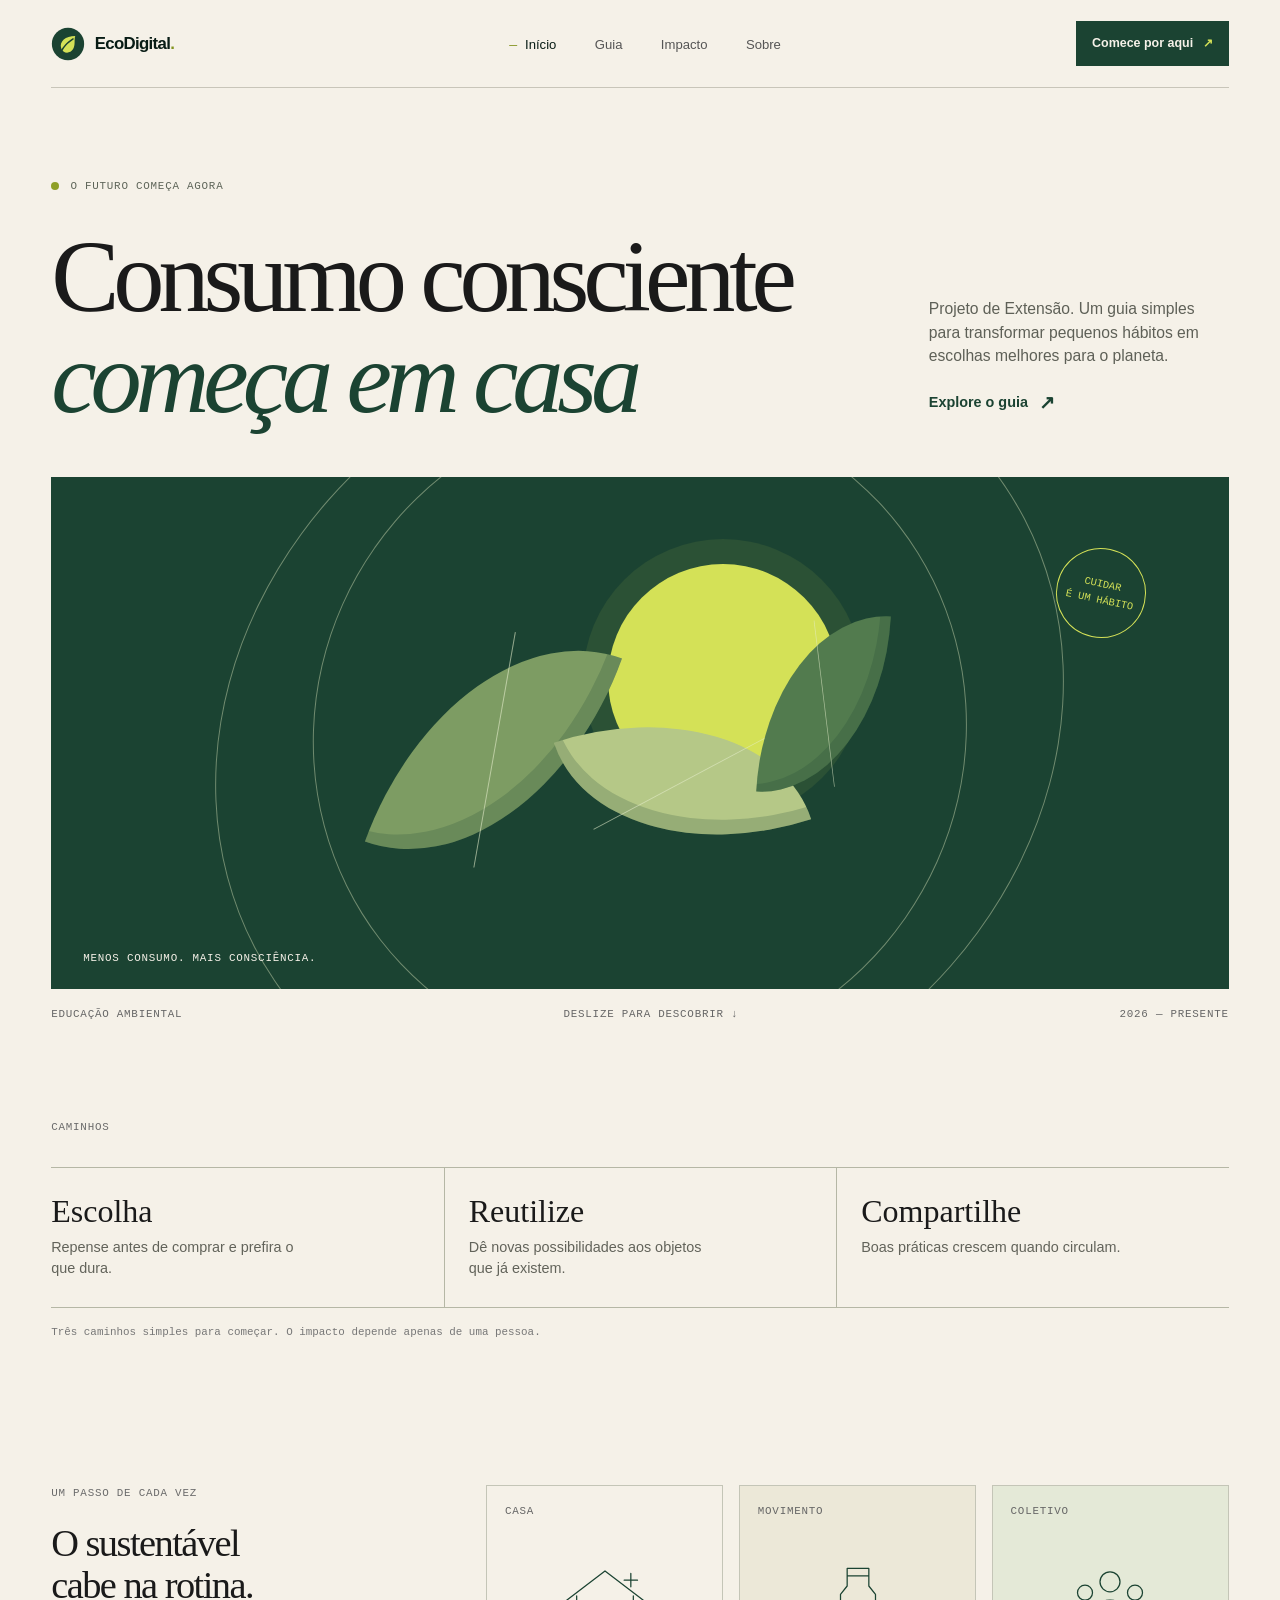
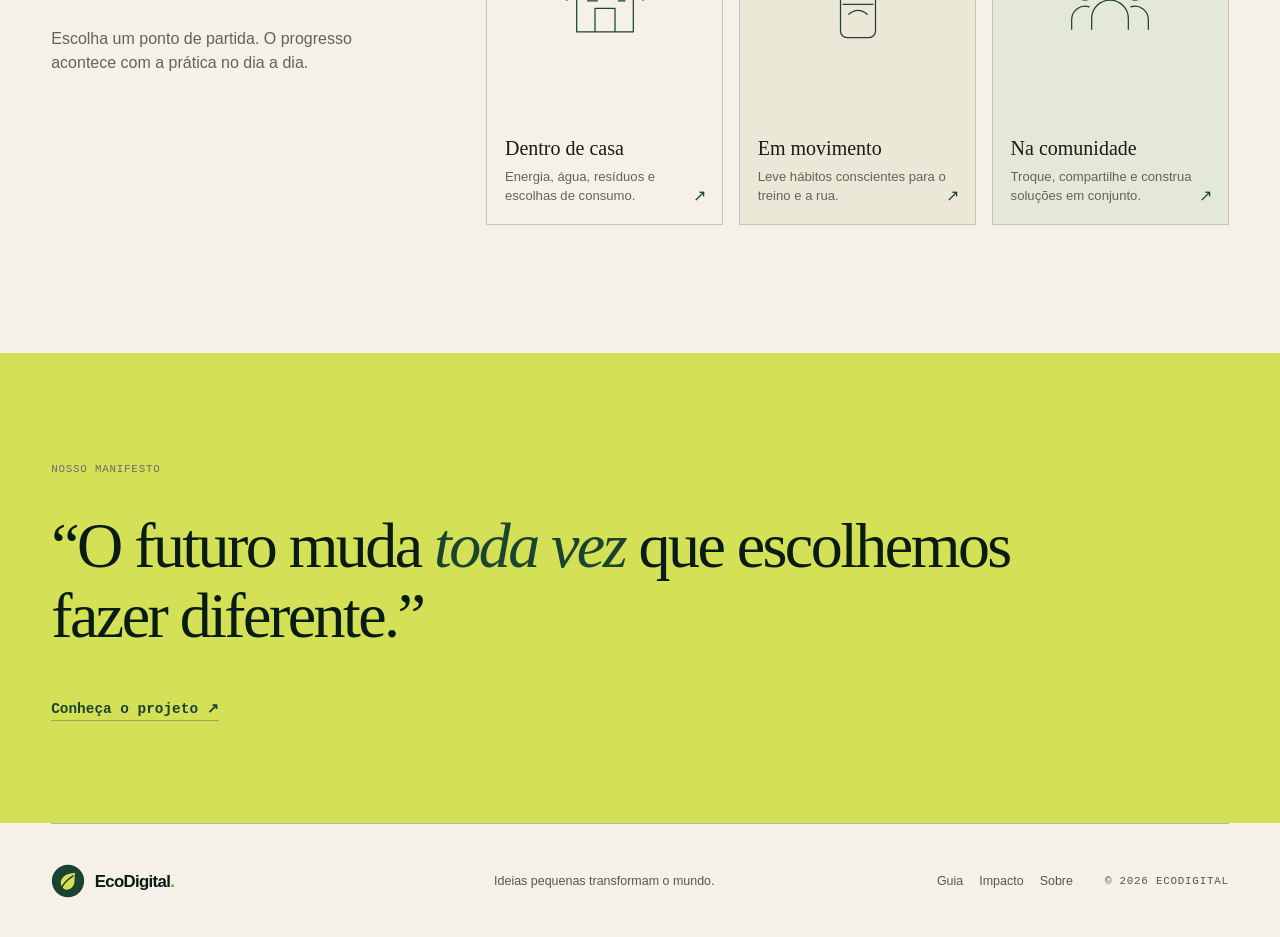
<file: index.html>
<!doctype html><html lang="pt-BR"><head><meta charset="utf-8"/><meta name="viewport" content="width=device-width,initial-scale=1"/><meta name="description" content="Pequenas escolhas para uma rotina mais sustentável."/><title>EcoDigital | Consumo consciente</title><link rel="preconnect" href="https://fonts.googleapis.com"/><link rel="preconnect" href="https://fonts.gstatic.com" crossorigin/><link href="https://fonts.googleapis.com/css2?family=Isometra&family=Work+Sans:ital,wght@0,100..900;1,100..900&display=swap" rel="stylesheet"/><script defer="defer" src="main.js"></script><link href="main.css" rel="stylesheet"></head><body><a class="skip-link" href="#main">Pular para o conteúdo</a><header class="navbar"><a class="navbar__logo" href="index.html"><img src="assets/images/1a9bb0eb73c4fe83840b.svg" alt="" width="34" height="34"/><span>EcoDigital<span class="logo-dot">.</span></span></a><nav class="navbar__nav" id="menu-mobile" aria-label="Navegação principal"><ul><li><a href="index.html" aria-current="page">Início</a></li><li><a href="guia.html">Guia</a></li><li><a href="impacto.html">Impacto</a></li><li><a href="sobre.html">Sobre</a></li></ul></nav><a class="nav-cta" href="guia.html">Comece por aqui <span>↗</span></a><button class="navbar__toggle" aria-expanded="false" aria-controls="menu-mobile" aria-label="Abrir menu"><span></span><span></span></button></header><main id="main"><section class="hero wrap"><div class="eyebrow" data-reveal><span class="eyebrow__dot"></span> O FUTURO COMEÇA AGORA</div><div class="hero__grid"><h1 data-reveal>Consumo consciente<br/><em>começa em casa</em></h1><div class="hero__side" data-reveal><p>Projeto de Extensão. Um guia simples para transformar pequenos hábitos em escolhas melhores para o planeta.</p><a class="link-seta" href="guia.html">Explore o guia <span>↗</span></a></div></div><div class="hero__art" data-reveal><div class="art-orbit orbit-one"></div><div class="art-orbit orbit-two"></div><div class="sun-disc"></div><div class="leaf leaf-one"></div><div class="leaf leaf-two"></div><div class="leaf leaf-three"></div><div class="art-caption"><span>MENOS CONSUMO. MAIS CONSCIÊNCIA.</span></div><span class="hero__stamp">CUIDAR<br/>É UM HÁBITO</span></div><div class="hero__meta"><span>EDUCAÇÃO AMBIENTAL</span><span>DESLIZE PARA DESCOBRIR ↓</span><span>2026 — PRESENTE</span></div></section><section class="metrics wrap" data-reveal><div class="section-kicker">CAMINHOS</div><div class="metrics__grid"><article class="metric"><strong>Escolha</strong><p>Repense antes de comprar e prefira o que dura.</p></article><article class="metric"><strong>Reutilize</strong><p>Dê novas possibilidades aos objetos que já existem.</p></article><article class="metric"><strong>Compartilhe</strong><p>Boas práticas crescem quando circulam.</p></article></div><p class="micro-note">Três caminhos simples para começar. O impacto depende apenas de uma pessoa.</p></section><section class="pathways wrap"><div class="pathways__intro" data-reveal><div class="section-kicker">UM PASSO DE CADA VEZ</div><h2>O sustentável<br/>cabe na rotina.</h2><p>Escolha um ponto de partida. O progresso acontece com a prática no dia a dia.</p></div><div class="pathways__cards" data-reveal-grupo><a class="path-card path-card--home" href="guia.html#casa" style="--i:0"><span class="path-card__num">CASA</span><div class="line-illustration"><svg viewBox="0 0 120 100" aria-hidden="true"><path d="M14 47 60 12l46 35M26 42v43h68V42M48 85V57h24v28M39 48h12M76 48h8M91 15v16M83 23h16"/></svg></div><h3>Dentro de casa</h3><p>Energia, água, resíduos e escolhas de consumo.</p><span class="card-arrow">↗</span></a> <a class="path-card path-card--gym" href="guia.html#academia" style="--i:1"><span class="path-card__num">MOVIMENTO</span><div class="line-illustration"><svg viewBox="0 0 120 100" aria-hidden="true"><path d="M47 18h26v12l8 10v44a8 8 0 0 1-8 8H47a8 8 0 0 1-8-8V40l8-10zM47 18V9h26v9M42 52h36M49 64c7-6 15-6 22 0"/></svg></div><h3>Em movimento</h3><p>Leve hábitos conscientes para o treino e a rua.</p><span class="card-arrow">↗</span></a> <a class="path-card path-card--community" href="guia.html#comunidade" style="--i:2"><span class="path-card__num">COLETIVO</span><div class="line-illustration"><svg viewBox="0 0 120 100" aria-hidden="true"><circle cx="60" cy="25" r="12"/><circle cx="30" cy="38" r="9"/><circle cx="90" cy="38" r="9"/><path d="M38 82V69a22 22 0 0 1 44 0v13M14 82V70a16 16 0 0 1 21-15M106 82V70a16 16 0 0 0-21-15"/></svg></div><h3>Na comunidade</h3><p>Troque, compartilhe e construa soluções em conjunto.</p><span class="card-arrow">↗</span></a></div></section><section class="manifesto" data-reveal><div class="manifesto__inner wrap"><span class="section-kicker">NOSSO MANIFESTO</span><p>“O futuro muda <em>toda vez</em> que escolhemos fazer diferente.”</p><div class="manifesto__bottom"><a href="sobre.html" class="link-seta">Conheça o projeto ↗</a></div></div></section></main><footer class="footer wrap"><a class="navbar__logo" href="index.html"><img src="assets/images/1a9bb0eb73c4fe83840b.svg" alt="" width="30" height="30"/><span>EcoDigital<span class="logo-dot">.</span></span></a><p>Ideias pequenas transformam o mundo.</p><div class="footer__links"><a href="guia.html">Guia</a><a href="impacto.html">Impacto</a><a href="sobre.html">Sobre</a></div><span class="footer__copy">© 2026 ECODIGITAL</span></footer></body></html>
</file>
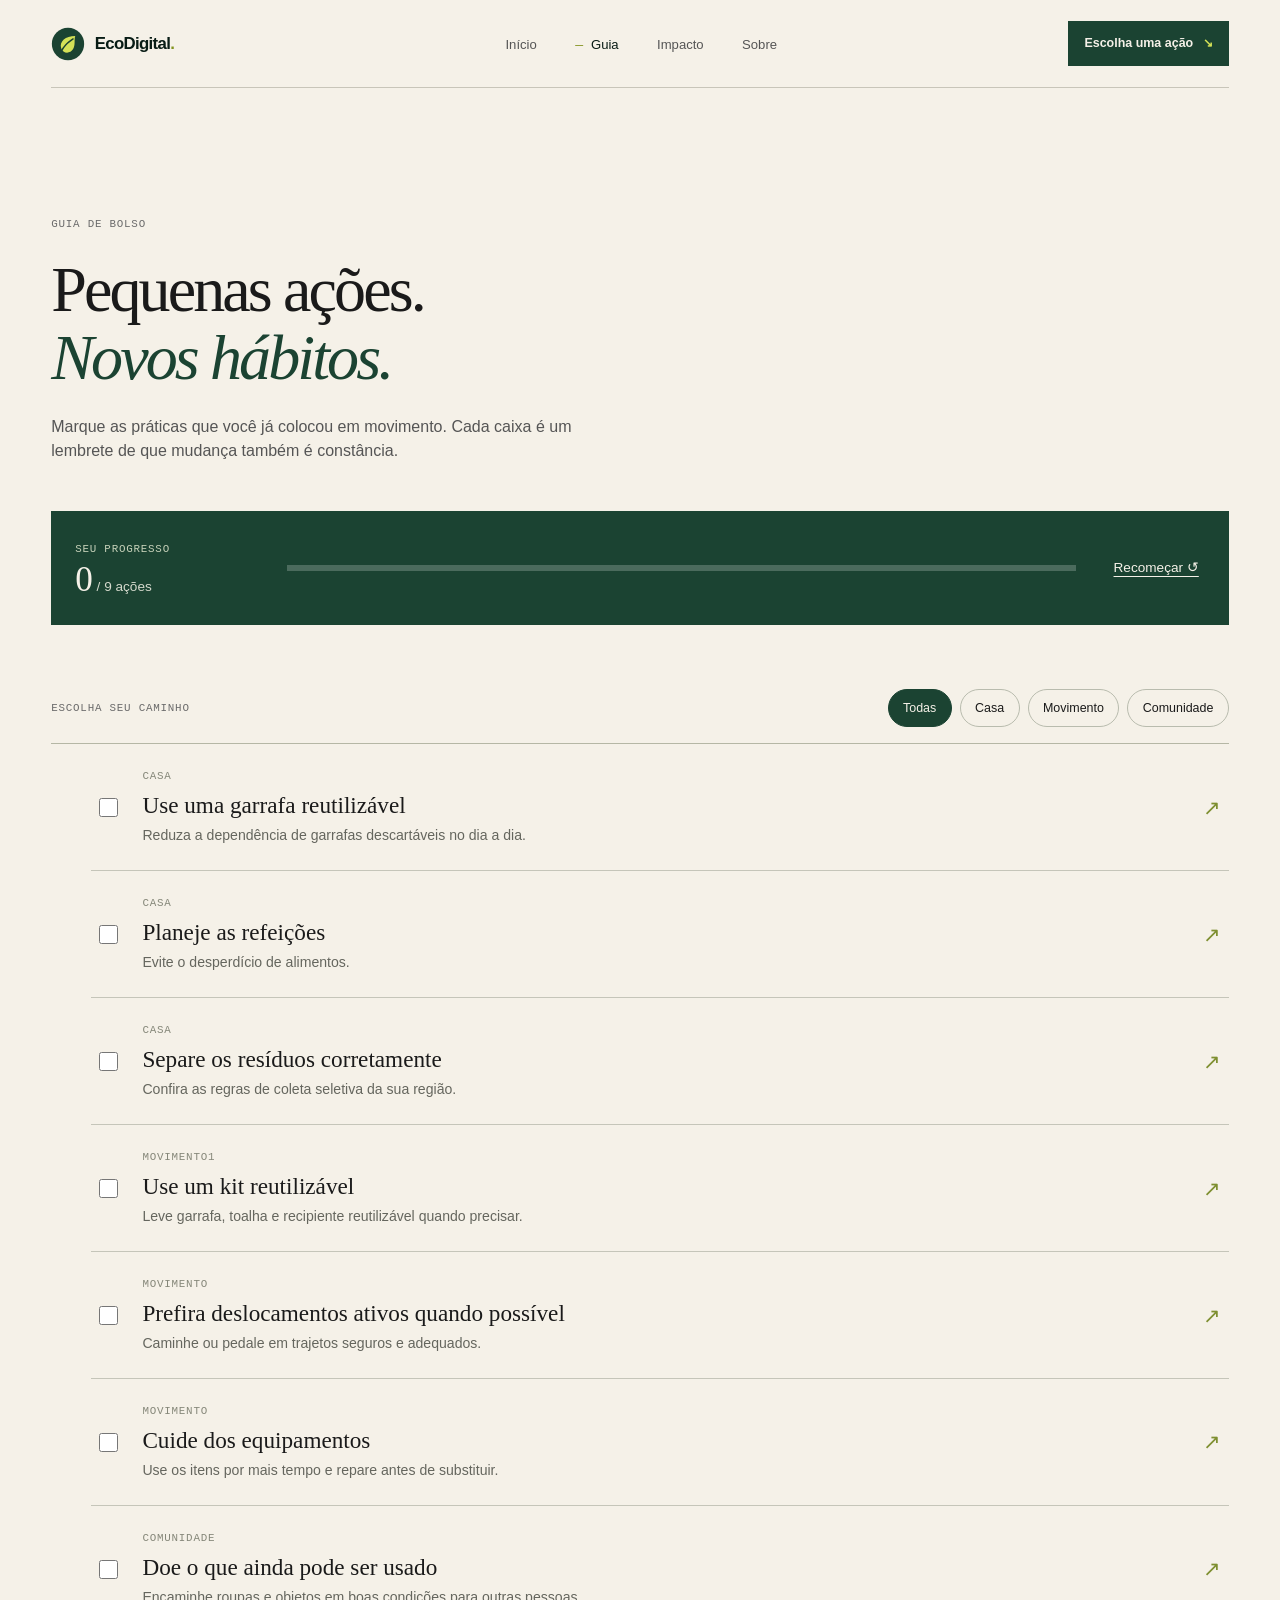
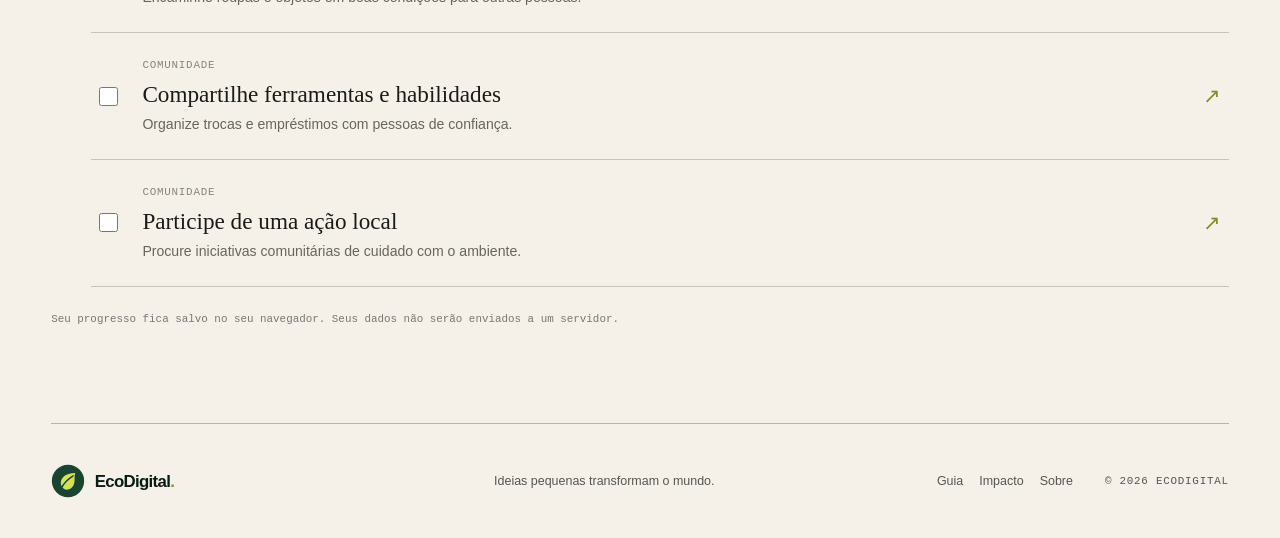
<file: guia.html>
<!doctype html><html lang="pt-BR"><head><meta charset="utf-8"/><meta name="viewport" content="width=device-width,initial-scale=1"/><meta name="description" content="Ações simples para uma rotina mais sustentável."/><title>Guia Sustentável — EcoDigital</title><link rel="preconnect" href="https://fonts.googleapis.com"/><link rel="preconnect" href="https://fonts.gstatic.com" crossorigin/><link href="https://fonts.googleapis.com/css2?family=Isometra&family=Work+Sans:ital,wght@0,100..900;1,100..900&display=swap" rel="stylesheet"/><script defer="defer" src="main.js"></script><link href="main.css" rel="stylesheet"></head><body><a class="skip-link" href="#main">Pular para o conteúdo</a><header class="navbar"><a class="navbar__logo" href="index.html"><img src="assets/images/1a9bb0eb73c4fe83840b.svg" alt="" width="34" height="34"/><span>EcoDigital<span class="logo-dot">.</span></span></a><nav class="navbar__nav" id="menu-mobile" aria-label="Navegação principal"><ul><li><a href="index.html">Início</a></li><li><a href="guia.html" aria-current="page">Guia</a></li><li><a href="impacto.html">Impacto</a></li><li><a href="sobre.html">Sobre</a></li></ul></nav><a class="nav-cta" href="#acoes">Escolha uma ação <span>↘</span></a><button class="navbar__toggle" aria-expanded="false" aria-controls="menu-mobile" aria-label="Abrir menu"><span></span><span></span></button></header><main id="main" class="wrap page-guide"><section class="page-heading" data-reveal><div class="section-kicker">GUIA DE BOLSO</div><h1>Pequenas ações.<br/><em>Novos hábitos.</em></h1><p>Marque as práticas que você já colocou em movimento. Cada caixa é um lembrete de que mudança também é constância.</p></section><section class="progress-panel" aria-label="Seu progresso" data-reveal><div><span class="section-kicker">SEU PROGRESSO</span><strong><span id="progresso-numero">0</span><small> / <span id="total-acoes">9</span> ações</small></strong></div><div class="progress-track" role="progressbar" aria-label="Ações concluídas" aria-valuemin="0" aria-valuemax="9" aria-valuenow="0" id="progressbar"><span id="progress-fill"></span></div><button id="limpar-progresso" class="text-button" type="button">Recomeçar ↺</button></section><div class="guide-tools" id="acoes"><div class="section-kicker">ESCOLHA SEU CAMINHO</div><div class="filtros" role="group" aria-label="Filtrar ações por categoria"><button type="button" data-categoria="todas" aria-pressed="true">Todas</button><button type="button" data-categoria="casa" aria-pressed="false">Casa</button><button type="button" data-categoria="academia" aria-pressed="false">Movimento</button><button type="button" data-categoria="comunidade" aria-pressed="false">Comunidade</button></div></div><ul class="acoes" id="lista-acoes"><li class="acao" data-categoria="casa"><input type="checkbox" id="acao-1"/><label for="acao-1"><span class="acao__meta">CASA</span><span class="acao__titulo">Use uma garrafa reutilizável</span><span class="acao__desc">Reduza a dependência de garrafas descartáveis no dia a dia.</span></label><span class="acao__symbol" aria-hidden="true">↗</span></li><li class="acao" data-categoria="casa"><input type="checkbox" id="acao-2"/><label for="acao-2"><span class="acao__meta">CASA</span><span class="acao__titulo">Planeje as refeições</span><span class="acao__desc">Evite o desperdício de alimentos.</span></label><span class="acao__symbol" aria-hidden="true">↗</span></li><li class="acao" data-categoria="casa"><input type="checkbox" id="acao-3"/><label for="acao-3"><span class="acao__meta">CASA</span><span class="acao__titulo">Separe os resíduos corretamente</span><span class="acao__desc">Confira as regras de coleta seletiva da sua região.</span></label><span class="acao__symbol" aria-hidden="true">↗</span></li><li class="acao" data-categoria="academia"><input type="checkbox" id="acao-4"/><label for="acao-4"><span class="acao__meta">MOVIMENTO1</span><span class="acao__titulo">Use um kit reutilizável</span><span class="acao__desc">Leve garrafa, toalha e recipiente reutilizável quando precisar.</span></label><span class="acao__symbol" aria-hidden="true">↗</span></li><li class="acao" data-categoria="academia"><input type="checkbox" id="acao-5"/><label for="acao-5"><span class="acao__meta">MOVIMENTO</span><span class="acao__titulo">Prefira deslocamentos ativos quando possível</span><span class="acao__desc">Caminhe ou pedale em trajetos seguros e adequados.</span></label><span class="acao__symbol" aria-hidden="true">↗</span></li><li class="acao" data-categoria="academia"><input type="checkbox" id="acao-6"/><label for="acao-6"><span class="acao__meta">MOVIMENTO</span><span class="acao__titulo">Cuide dos equipamentos</span><span class="acao__desc">Use os itens por mais tempo e repare antes de substituir.</span></label><span class="acao__symbol" aria-hidden="true">↗</span></li><li class="acao" data-categoria="comunidade"><input type="checkbox" id="acao-7"/><label for="acao-7"><span class="acao__meta">COMUNIDADE</span><span class="acao__titulo">Doe o que ainda pode ser usado</span><span class="acao__desc">Encaminhe roupas e objetos em boas condições para outras pessoas.</span></label><span class="acao__symbol" aria-hidden="true">↗</span></li><li class="acao" data-categoria="comunidade"><input type="checkbox" id="acao-8"/><label for="acao-8"><span class="acao__meta">COMUNIDADE</span><span class="acao__titulo">Compartilhe ferramentas e habilidades</span><span class="acao__desc">Organize trocas e empréstimos com pessoas de confiança.</span></label><span class="acao__symbol" aria-hidden="true">↗</span></li><li class="acao" data-categoria="comunidade"><input type="checkbox" id="acao-9"/><label for="acao-9"><span class="acao__meta">COMUNIDADE</span><span class="acao__titulo">Participe de uma ação local</span><span class="acao__desc">Procure iniciativas comunitárias de cuidado com o ambiente.</span></label><span class="acao__symbol" aria-hidden="true">↗</span></li></ul><p class="guide-footnote">Seu progresso fica salvo no seu navegador. Seus dados não serão enviados a um servidor.</p></main><footer class="footer wrap"><a class="navbar__logo" href="index.html"><img src="assets/images/1a9bb0eb73c4fe83840b.svg" alt="" width="30" height="30"/><span>EcoDigital<span class="logo-dot">.</span></span></a><p>Ideias pequenas transformam o mundo.</p><div class="footer__links"><a href="guia.html">Guia</a><a href="impacto.html">Impacto</a><a href="sobre.html">Sobre</a></div><span class="footer__copy">© 2026 ECODIGITAL</span></footer></body></html>
</file>
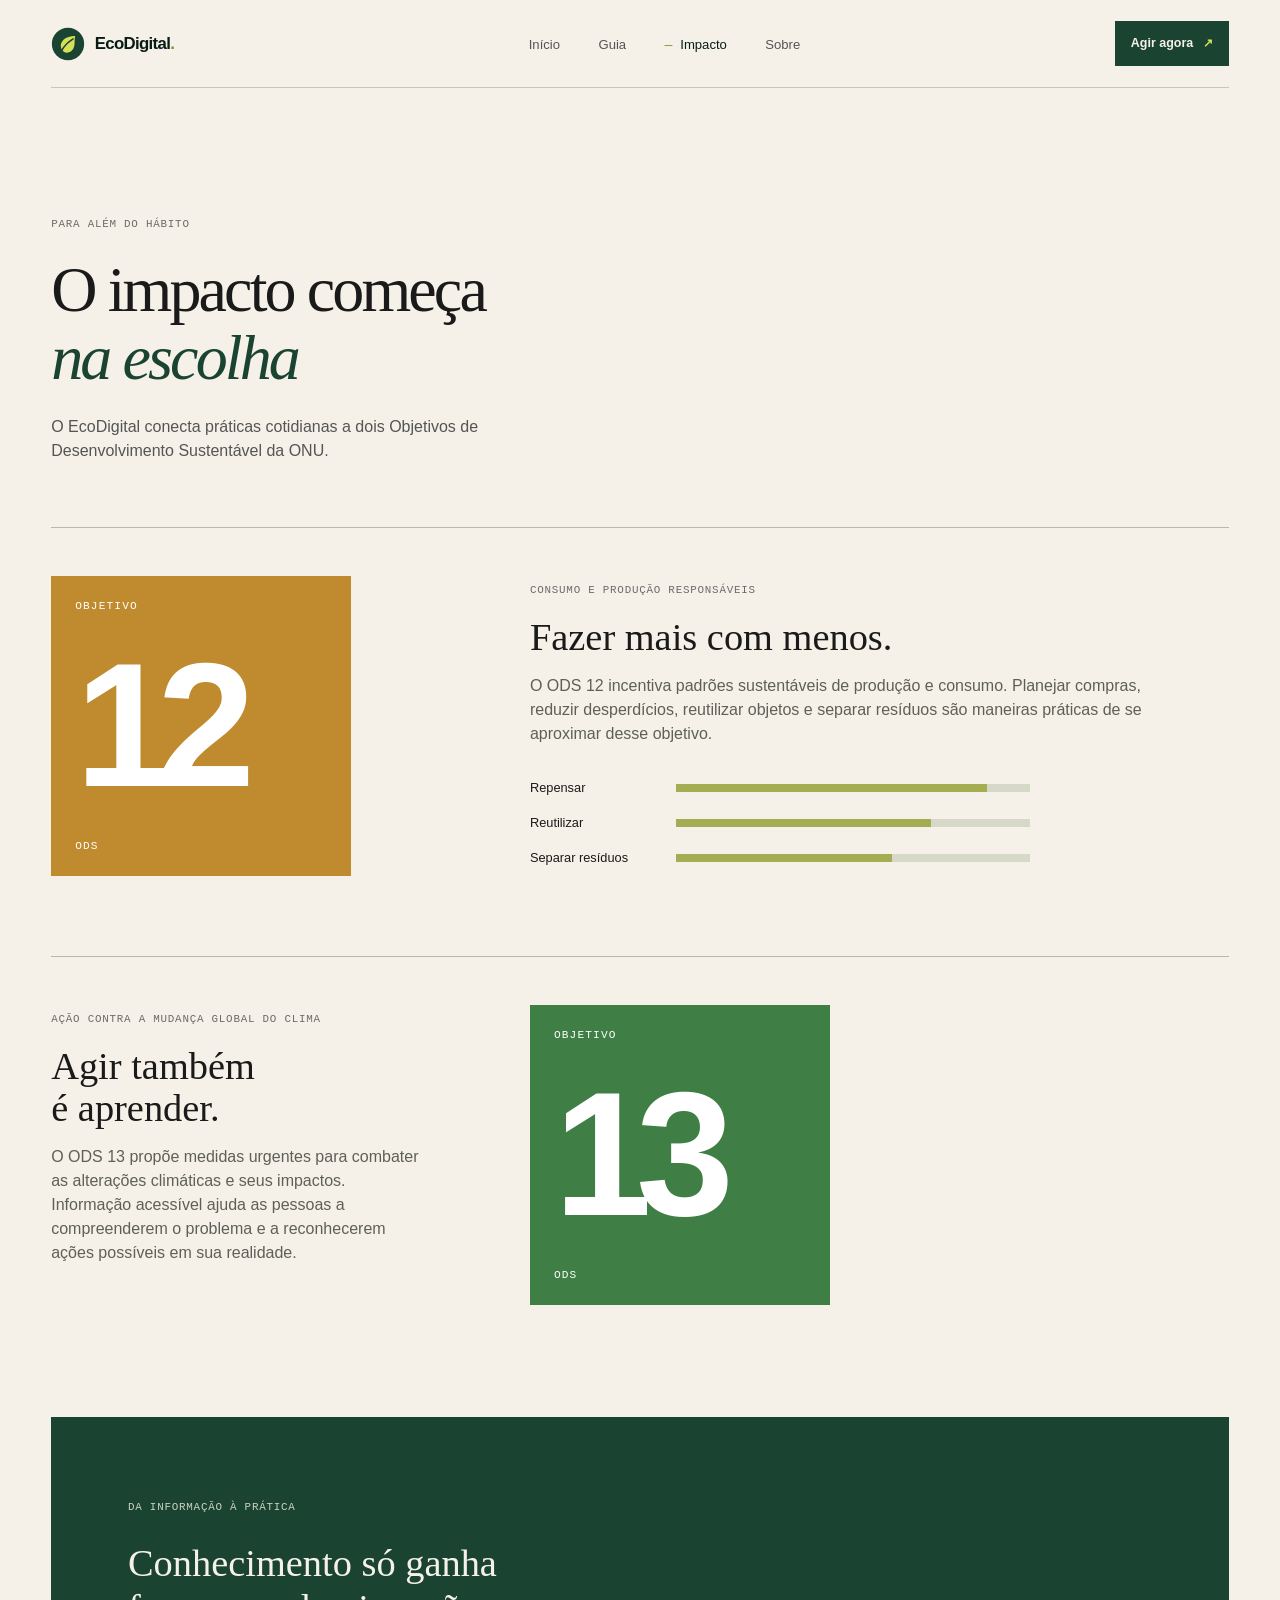
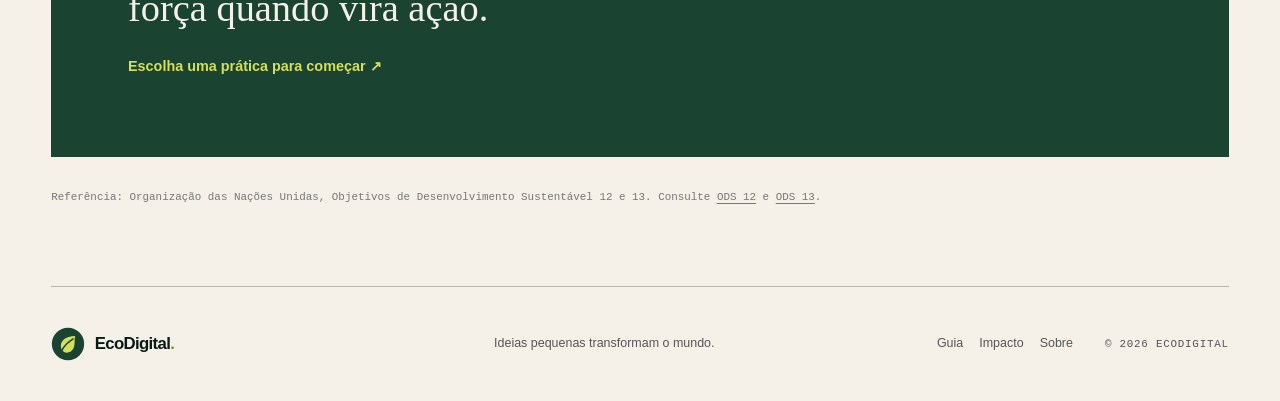
<file: impacto.html>
<!doctype html><html lang="pt-BR"><head><meta charset="utf-8"/><meta name="viewport" content="width=device-width,initial-scale=1"/><meta name="description" content="Conheça os Objetivos de Desenvolvimento Sustentável relacionados ao projeto EcoDigital."/><title>Impacto — EcoDigital</title><link rel="preconnect" href="https://fonts.googleapis.com"/><link rel="preconnect" href="https://fonts.gstatic.com" crossorigin/><link href="https://fonts.googleapis.com/css2?family=Isometra&family=Work+Sans:ital,wght@0,100..900;1,100..900&display=swap" rel="stylesheet"/><script defer="defer" src="main.js"></script><link href="main.css" rel="stylesheet"></head><body><a class="skip-link" href="#main">Pular para o conteúdo</a><header class="navbar"><a class="navbar__logo" href="index.html"><img src="assets/images/1a9bb0eb73c4fe83840b.svg" alt="" width="34" height="34"/><span>EcoDigital<span class="logo-dot">.</span></span></a><nav class="navbar__nav" id="menu-mobile" aria-label="Navegação principal"><ul><li><a href="index.html">Início</a></li><li><a href="guia.html">Guia</a></li><li><a href="impacto.html" aria-current="page">Impacto</a></li><li><a href="sobre.html">Sobre</a></li></ul></nav><a class="nav-cta" href="guia.html">Agir agora <span>↗</span></a><button class="navbar__toggle" aria-expanded="false" aria-controls="menu-mobile" aria-label="Abrir menu"><span></span><span></span></button></header><main id="main" class="wrap impact-page"><section class="page-heading" data-reveal><div class="section-kicker">PARA ALÉM DO HÁBITO</div><h1>O impacto começa<br/><em>na escolha</em></h1><p>O EcoDigital conecta práticas cotidianas a dois Objetivos de Desenvolvimento Sustentável da ONU.</p></section><section class="ods-row" data-reveal><div class="ods-number ods-12"><span>OBJETIVO</span><strong>12</strong><small>ODS</small></div><div class="ods-content"><span class="section-kicker">CONSUMO E PRODUÇÃO RESPONSÁVEIS</span><h2>Fazer mais com menos.</h2><p>O ODS 12 incentiva padrões sustentáveis de produção e consumo. Planejar compras, reduzir desperdícios, reutilizar objetos e separar resíduos são maneiras práticas de se aproximar desse objetivo.</p><div class="mini-bars" aria-label="Exemplos de práticas relacionadas ao consumo responsável"><div><span>Repensar</span><i style="--bar:88%"></i></div><div><span>Reutilizar</span><i style="--bar:72%"></i></div><div><span>Separar resíduos</span><i style="--bar:61%"></i></div></div></div></section><section class="ods-row ods-row--reverse" data-reveal><div class="ods-number ods-13"><span>OBJETIVO</span><strong>13</strong><small>ODS</small></div><div class="ods-content"><span class="section-kicker">AÇÃO CONTRA A MUDANÇA GLOBAL DO CLIMA</span><h2>Agir também é aprender.</h2><p>O ODS 13 propõe medidas urgentes para combater as alterações climáticas e seus impactos. Informação acessível ajuda as pessoas a compreenderem o problema e a reconhecerem ações possíveis em sua realidade.</p></div></section><section class="impact-callout" data-reveal><span class="section-kicker">DA INFORMAÇÃO À PRÁTICA</span><h2>Conhecimento só ganha força quando vira ação.</h2><a class="link-seta" href="guia.html">Escolha uma prática para começar ↗</a></section><p class="source-note">Referência: Organização das Nações Unidas, Objetivos de Desenvolvimento Sustentável 12 e 13. Consulte <a href="https://sdgs.un.org/goals/goal12" target="_blank" rel="noreferrer">ODS 12</a> e <a href="https://sdgs.un.org/goals/goal13" target="_blank" rel="noreferrer">ODS 13</a>.</p></main><footer class="footer wrap"><a class="navbar__logo" href="index.html"><img src="assets/images/1a9bb0eb73c4fe83840b.svg" alt="" width="30" height="30"/><span>EcoDigital<span class="logo-dot">.</span></span></a><p>Ideias pequenas transformam o mundo.</p><div class="footer__links"><a href="guia.html">Guia</a><a href="impacto.html">Impacto</a><a href="sobre.html">Sobre</a></div><span class="footer__copy">© 2026 ECODIGITAL</span></footer></body></html>
</file>
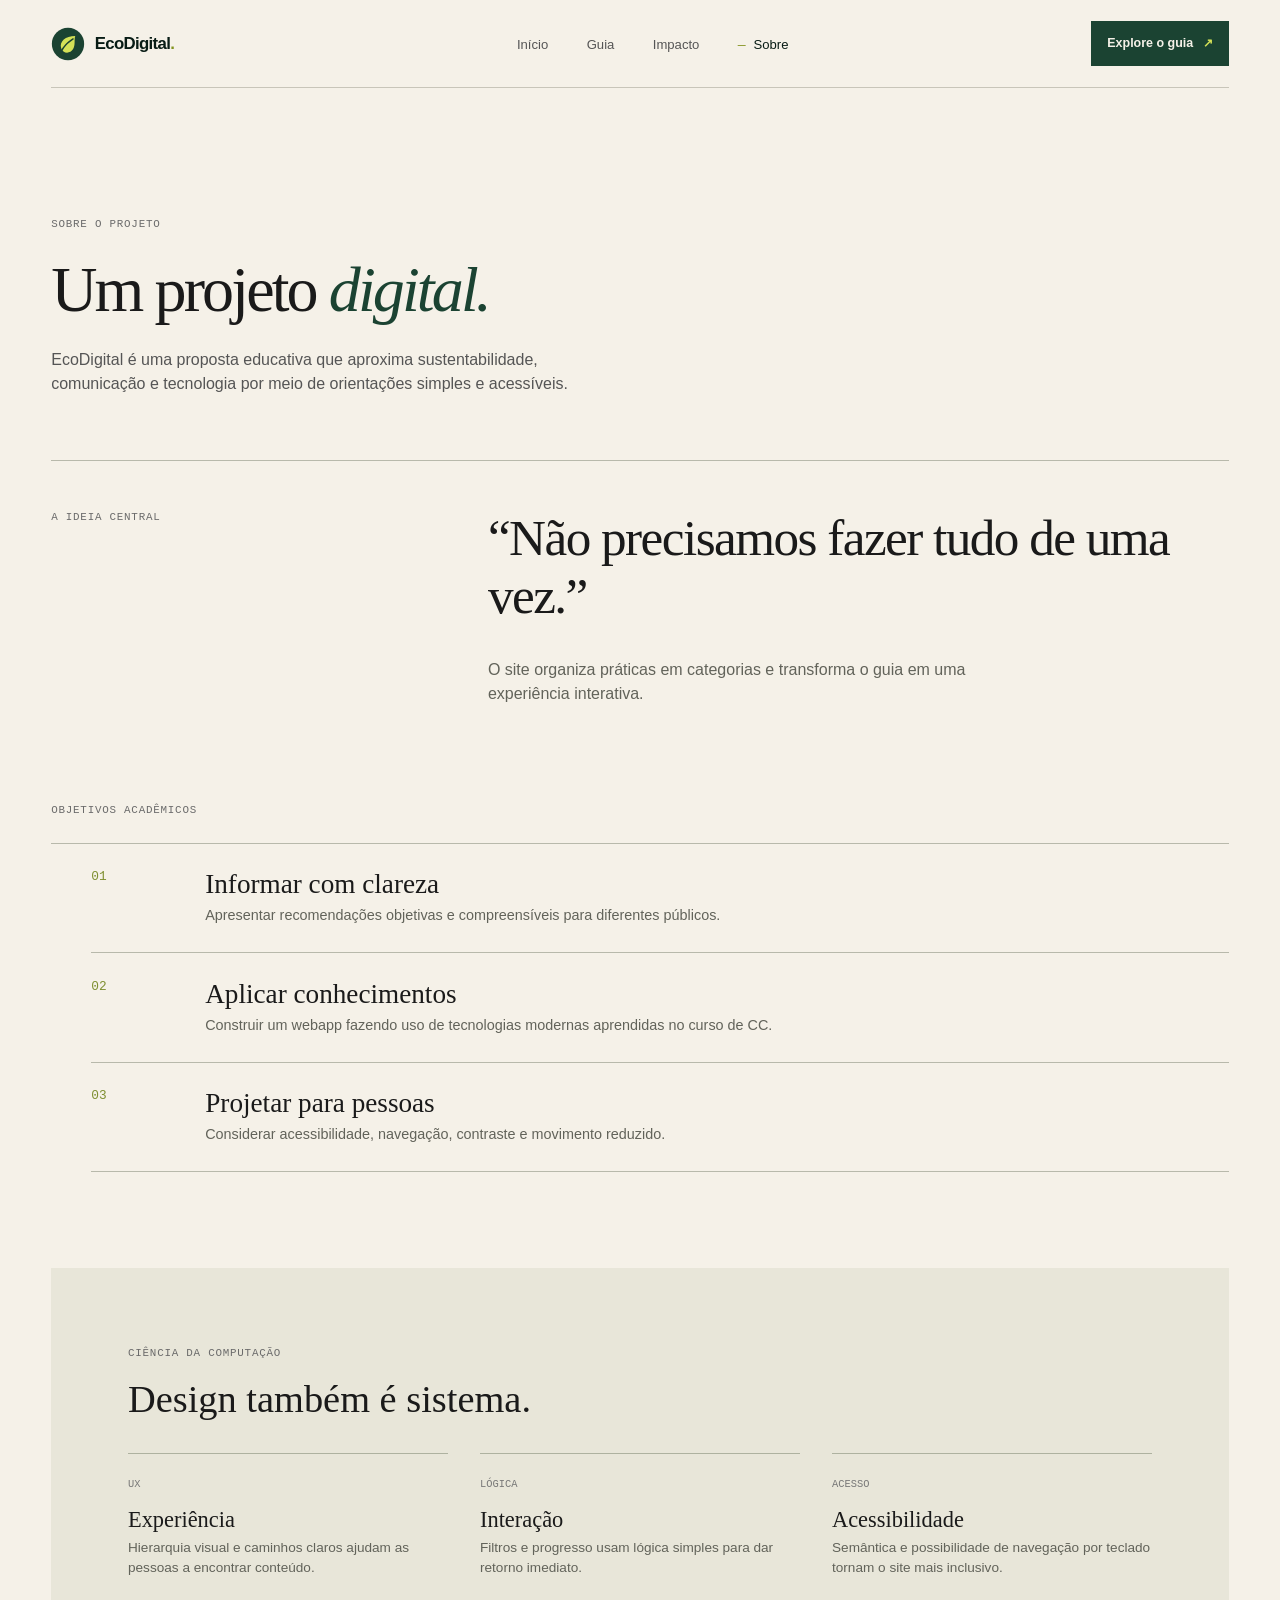
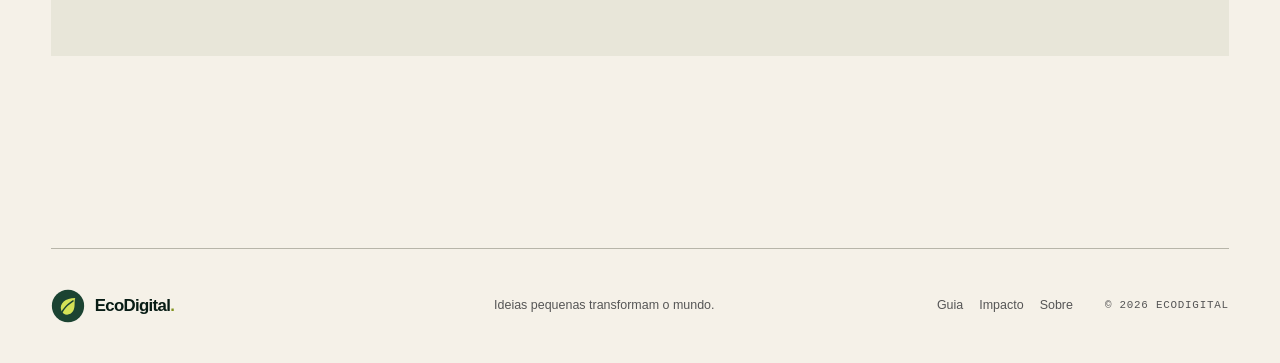
<file: sobre.html>
<!doctype html><html lang="pt-BR"><head><meta charset="utf-8"/><meta name="viewport" content="width=device-width,initial-scale=1"/><meta name="description" content="Conheça a proposta e os objetivos acadêmicos do EcoDigital."/><title>Sobre o projeto — EcoDigital</title><link rel="preconnect" href="https://fonts.googleapis.com"/><link rel="preconnect" href="https://fonts.gstatic.com" crossorigin/><link href="https://fonts.googleapis.com/css2?family=Isometra&family=Work+Sans:ital,wght@0,100..900;1,100..900&display=swap" rel="stylesheet"/><script defer="defer" src="main.js"></script><link href="main.css" rel="stylesheet"></head><body><a class="skip-link" href="#main">Pular para o conteúdo</a><header class="navbar"><a class="navbar__logo" href="index.html"><img src="assets/images/1a9bb0eb73c4fe83840b.svg" alt="" width="34" height="34"/><span>EcoDigital<span class="logo-dot">.</span></span></a><nav class="navbar__nav" id="menu-mobile" aria-label="Navegação principal"><ul><li><a href="index.html">Início</a></li><li><a href="guia.html">Guia</a></li><li><a href="impacto.html">Impacto</a></li><li><a href="sobre.html" aria-current="page">Sobre</a></li></ul></nav><a class="nav-cta" href="guia.html">Explore o guia <span>↗</span></a><button class="navbar__toggle" aria-expanded="false" aria-controls="menu-mobile" aria-label="Abrir menu"><span></span><span></span></button></header><main id="main" class="wrap about-page"><section class="page-heading" data-reveal><div class="section-kicker">SOBRE O PROJETO</div><h1>Um projeto <em>digital.</em></h1><p>EcoDigital é uma proposta educativa que aproxima sustentabilidade, comunicação e tecnologia por meio de orientações simples e acessíveis.</p></section><section class="about-intro" data-reveal><span class="section-kicker">A IDEIA CENTRAL</span><blockquote>“Não precisamos fazer tudo de uma vez.”</blockquote><p>O site organiza práticas em categorias e transforma o guia em uma experiência interativa.</p></section><section class="objectives"><div class="section-kicker">OBJETIVOS ACADÊMICOS</div><ol class="objective-list"><li data-reveal><span>01</span><div><h2>Informar com clareza</h2><p>Apresentar recomendações objetivas e compreensíveis para diferentes públicos.</p></div></li><li data-reveal><span>02</span><div><h2>Aplicar conhecimentos</h2><p>Construir um webapp fazendo uso de tecnologias modernas aprendidas no curso de CC.</p></div></li><li data-reveal><span>03</span><div><h2>Projetar para pessoas</h2><p>Considerar acessibilidade, navegação, contraste e movimento reduzido.</p></div></li></ol></section><section class="cs-panel" data-reveal><div class="section-kicker">CIÊNCIA DA COMPUTAÇÃO</div><h2>Design também é sistema.</h2><div class="cs-grid"><article><span>UX</span><h3>Experiência</h3><p>Hierarquia visual e caminhos claros ajudam as pessoas a encontrar conteúdo.</p></article><article><span>LÓGICA</span><h3>Interação</h3><p>Filtros e progresso usam lógica simples para dar retorno imediato.</p></article><article><span>ACESSO</span><h3>Acessibilidade</h3><p>Semântica e possibilidade de navegação por teclado tornam o site mais inclusivo.</p></article></div></section></main><footer class="footer wrap"><a class="navbar__logo" href="index.html"><img src="assets/images/1a9bb0eb73c4fe83840b.svg" alt="" width="30" height="30"/><span>EcoDigital<span class="logo-dot">.</span></span></a><p>Ideias pequenas transformam o mundo.</p><div class="footer__links"><a href="guia.html">Guia</a><a href="impacto.html">Impacto</a><a href="sobre.html">Sobre</a></div><span class="footer__copy">© 2026 ECODIGITAL</span></footer></body></html>
</file>
<file: main.css>
html{scroll-behavior:smooth;scroll-padding-top:6rem}body{background:var(--papel);color:var(--tinta);font:400 var(--fs-body)/1.65 var(--fonte-texto)}::selection{background:var(--amarelo-lima);color:var(--verde-profundo)}a{color:inherit;text-decoration:none;transition:color.18s}a:hover{color:var(--verde-floresta)}a:focus-visible{outline:2px dashed var(--verde-floresta);outline-offset:4px}button{color:inherit}.wrap{width:var(--container);max-width:1400px;margin-inline:auto}.skip-link{position:fixed;z-index:1000;top:1rem;left:1rem;padding:.7rem 1rem;background:var(--amarelo-lima);color:var(--verde-profundo);transform:translateY(-200%)}.skip-link:focus{transform:none}:focus-visible{outline:2px dashed var(--verde-floresta);outline-offset:4px}.acao__meta,.art-caption,.chart-note,.eyebrow,.footer__copy,.guide-footnote,.hero__meta,.micro-note,.path-card__num,.section-kicker,.source-note{font:500 .68rem/1.5 var(--fonte-mono);letter-spacing:.07em}.section-kicker{color:var(--cinza-editorial)}.page-heading{padding:clamp(4rem,10vw,9rem)0 4rem;max-width:920px}.page-heading h1{font:400 var(--fs-h1)/1.05 var(--fonte-display);letter-spacing:-.045em;margin:1.5rem 0}.hero h1 em,.page-heading h1 em{font-weight:400;color:var(--verde-floresta)}.page-heading>p{max-width:550px;color:#555}.link-seta{display:inline-flex;align-items:center;gap:.7rem;font-size:.9rem;font-weight:600;padding-bottom:.2rem;color:var(--verde-floresta);background:linear-gradient(var(--verde-floresta),var(--verde-floresta)) left bottom / 0 1px no-repeat;transition:background-size var(--dur-media) var(--ease-suave)}.link-seta:hover{background-size:100% 1px}.link-seta span{font-size:1.2rem}.text-button{border:0;background:none;text-decoration:underline;text-underline-offset:4px;cursor:pointer;font-size:.85rem}.footer{display:grid;grid-template-columns:1fr 1fr auto auto;align-items:center;gap:2rem;padding-block:2.5rem;border-top:1px solid#b7b5a9;font-size:.78rem;color:#555}.footer .navbar__logo{color:var(--verde-profundo)}.footer__links{display:flex;gap:1rem}.footer a:hover{color:var(--verde-floresta)}[data-reveal]{opacity:0;transform:translateY(24px);transition:opacity var(--dur-longa) var(--ease-suave),transform var(--dur-longa) var(--ease-suave)}[data-reveal].is-visivel{opacity:1;transform:none}[data-reveal-grupo]>*{opacity:0;transform:translateY(18px);transition:opacity var(--dur-longa) var(--ease-suave),transform var(--dur-longa) var(--ease-suave);transition-delay:calc(var(--i,0)*80ms)}[data-reveal-grupo].is-visivel>*{opacity:1;transform:none}@media (width<=900px){.footer{grid-template-columns:1fr 1fr;justify-items:center}.footer__copy{justify-self:center}}@media (width<=560px){.footer{grid-template-columns:1fr;gap:.8rem;justify-items:center}.footer__copy{justify-self:center}.page-heading{padding-bottom:2.5rem}}@media (prefers-reduced-motion:reduce){a{transition:none}}*,:after,:before{box-sizing:border-box}:not(dialog){margin:0}@media (prefers-reduced-motion:no-preference){html{interpolate-size:allow-keywords}}body{line-height:1.5;-webkit-font-smoothing:antialiased}canvas,img,picture,svg,video{display:block;max-width:100%}button,input,select,textarea{font:inherit}h1,h2,h3,h4,h5,h6,p{overflow-wrap:break-word}p{text-wrap:pretty}h1,h2,h3,h4,h5,h6{text-wrap:balance}#__next,#root{isolation:isolate}.navbar{width:var(--container);margin:auto;min-height:88px;display:flex;align-items:center;justify-content:space-between;gap:1.5rem;border-bottom:1px solid#c8c5b9;position:relative;z-index:20}.navbar__logo{display:inline-flex;align-items:center;gap:.6rem;font-weight:700;font-size:1.05rem;letter-spacing:-.04em;color:var(--verde-profundo);white-space:nowrap}.navbar__logo img{width:34px;height:34px}.logo-dot{color:#82931e}.navbar__nav ul{display:flex;gap:clamp(1rem,3vw,2.6rem);list-style:none}.navbar__nav a{font-size:.82rem;color:#555;transition:color var(--dur-rapida);text-decoration:none}.navbar__nav a:hover,.navbar__nav a[aria-current=page]{color:var(--verde-profundo)}.navbar__nav a[aria-current=page]:before{content:"— ";font-family:var(--fonte-mono);color:#82931e}.nav-cta{font-size:.78rem;font-weight:600;display:flex;gap:.6rem;align-items:center;background:var(--verde-floresta);color:var(--papel);padding:.8rem 1rem;transition:background var(--dur-rapida)}.nav-cta:hover{background:var(--verde-profundo)}.nav-cta span{color:var(--amarelo-lima)}.navbar__toggle{display:none;border:2px solid var(--verde-floresta);border-radius:20px;background:#0000;width:44px;height:44px;padding:10px;cursor:pointer}.navbar__toggle span{display:block;height:1px;background:var(--verde-floresta);margin:6px 0;transition:transform var(--dur-rapida)}@media (width<=760px){.navbar{min-height:72px}.nav-cta{display:none}.navbar__toggle{display:block}.navbar__nav{display:none;position:absolute;top:calc(100% + 1px);left:0;right:0;background:var(--papel);border-bottom:1px solid var(--verde-floresta);padding:1.5rem}.navbar__nav.is-open{display:block}.navbar__nav ul{flex-direction:column;gap:1.2rem}.navbar__nav a{font-size:1rem}.navbar__nav a[aria-current=page]:before{content:"— "}}:root{--verde-floresta:#1b4332;--verde-profundo:#081c15;--papel:#f5f1e8;--papel-escuro:#e8e1d3;--amarelo-lima:#d4e157;--amarelo-lima-escuro:#a9b92e;--tinta:#1a1a1a;--cinza-editorial:#6b6b6b;--fonte-display:"Fraunces",Georgia,serif;--fonte-texto:"Inter",Arial,sans-serif;--fonte-mono:"JetBrains Mono",monospace;--fs-hero:clamp(3rem,8vw,7rem);--fs-h1:clamp(2.5rem,5vw,4rem);--fs-h2:clamp(1.75rem,3vw,2.5rem);--fs-body:clamp(1rem,1.1vw,1.125rem);--space-xs:0.5rem;--space-sm:1rem;--space-md:2rem;--space-lg:4rem;--space-xl:8rem;--space-2xl:12rem;--container:min(1400px,92vw);--linha:1px solid var(--verde-floresta);--ease-suave:cubic-bezier(0.22,1,0.36,1);--dur-rapida:200ms;--dur-media:500ms;--dur-longa:900ms}@media (prefers-reduced-motion:reduce){*,:after,:before{animation-duration:.01ms!important;transition-duration:.01ms!important;scroll-behavior:auto!important}}.page-guide{padding-bottom:6rem}.page-guide .page-heading{padding-bottom:3rem}.progress-panel{display:grid;grid-template-columns:180px 1fr auto;align-items:center;gap:2rem;padding:1.5rem;background:var(--verde-floresta);color:var(--papel);margin-bottom:4rem}.progress-panel .section-kicker{color:#c6d1b9}.progress-panel strong{display:block;font:400 2.2rem var(--fonte-display);line-height:1.2}.progress-panel strong small{font:400 .85rem var(--fonte-texto);color:#d4d9cc}.progress-track{height:6px;background:#ffffff36;overflow:hidden}.progress-track span{display:block;width:0;height:100%;background:var(--amarelo-lima);transition:width var(--dur-media)}.progress-panel .text-button{color:var(--papel)}.guide-tools{display:flex;justify-content:space-between;align-items:center;gap:2rem;padding-bottom:1rem;border-bottom:1px solid#b5b7a5}.filtros{display:flex;flex-wrap:wrap;gap:.5rem}.filtros button{border:1px solid#b9bcae;background:#0000;padding:.55rem.9rem;border-radius:100px;font-size:.78rem;cursor:pointer;transition:background var(--dur-rapida),color var(--dur-rapida)}.filtros button:hover,.filtros button[aria-pressed=true]{background:var(--verde-floresta);color:var(--papel);border-color:var(--verde-floresta)}.filtros button span{font:.65rem var(--fonte-mono);margin-left:.3rem}.acoes{margin-bottom:1rem}.acao{display:grid;grid-template-columns:24px 1fr 30px;gap:1.2rem;align-items:center;padding:1.5rem.5rem;border-bottom:1px solid#c5c5b9;transition:background var(--dur-rapida)}.acao:hover{background:#ffffff65}.acao input{width:19px;height:19px;accent-color:var(--verde-floresta);cursor:pointer}.acao label{display:flex;flex-direction:column;cursor:pointer}.acao__meta{color:#858779;margin-bottom:.35rem}.acao__titulo{font:500 1.45rem/1.3 var(--fonte-display)}.acao__desc{font-size:.88rem;color:#65665e;margin-top:.3rem}.acao__symbol{font-size:1.3rem;color:#7e8f30;justify-self:end}.acao.is-concluida .acao__titulo{text-decoration:line-through;color:#777}.acao.is-concluida{background:#e9eadf}.acao[hidden]{display:none!important}.guide-footnote{color:#777;margin-top:1.5rem;letter-spacing:0}@media (width<=720px){.progress-panel{grid-template-columns:1fr auto;gap:1rem}.progress-track{grid-column:1/-1;grid-row:2}.guide-tools{align-items:flex-start;flex-direction:column;gap:1rem}.acao{gap:.7rem;grid-template-columns:22px 1fr 18px}.acao__titulo{font-size:1.2rem}}.hero{padding-top:clamp(3rem,7vw,6.5rem)}.eyebrow{display:flex;align-items:center;gap:.7rem;color:#5e6559}.eyebrow__dot{width:8px;height:8px;border-radius:50%;background:#8e9f27}.hero__grid{display:grid;grid-template-columns:1fr minmax(210px,300px);gap:3rem;align-items:end;padding:2rem 0 3rem}.hero h1{font:400 var(--fs-hero)/.99 var(--fonte-display);letter-spacing:-.06em}.hero__side{padding-bottom:.5rem}.hero__side p{color:#5e6057;font-size:.98rem;margin-bottom:1.3rem}.hero__art{height:clamp(260px,40vw,520px);background:var(--verde-floresta);position:relative;overflow:hidden;display:grid;place-items:center}.sun-disc{position:absolute;width:clamp(110px,18vw,230px);aspect-ratio:1;border-radius:50%;background:var(--amarelo-lima);top:17%;left:calc(50% - 2rem);box-shadow:0 0 0 25px#d4e15715}.art-orbit{position:absolute;border:1px solid#dce7bd70;border-radius:50%;width:55%;height:130%;transform:rotate(35deg)}.orbit-two{width:75%;height:150%;transform:rotate(-34deg)}.leaf{position:absolute;width:clamp(85px,14vw,180px);height:clamp(125px,22vw,260px);border-radius:100%0;background:#7d9c63;transform:rotate(38deg);box-shadow:inset -15px -10px#1b433233}.leaf:after{content:"";position:absolute;left:50%;top:4%;height:92%;width:1px;background:#e4edcb99;transform:rotate(-10deg)}.leaf-one{left:30%;top:28%;transform:rotate(20deg)}.leaf-two{left:46%;top:34%;background:#b5c887;transform:rotate(72deg)scale(.85)}.leaf-three{left:58%;top:19%;background:#527b4e;transform:rotate(3deg)scale(.7)}.art-caption{position:absolute;left:2rem;right:2rem;bottom:1.4rem;color:#f5f1e8;display:flex;justify-content:space-between}.hero__stamp{position:absolute;right:7%;top:14%;border:1px solid var(--amarelo-lima);border-radius:50%;width:90px;height:90px;display:grid;place-content:center;text-align:center;color:var(--amarelo-lima);font:500 .65rem/1.5 var(--fonte-mono);transform:rotate(12deg)}.hero__meta{display:flex;justify-content:space-between;padding:1.1rem 0 4rem;color:#666}.metrics{padding:2rem 0 7rem}.metrics__grid{display:grid;grid-template-columns:repeat(3,1fr);margin-top:2rem;border-top:1px solid#b5b7a5;border-bottom:1px solid#b5b7a5}.metric{padding:1.6rem 1.5rem 1.7rem 0;position:relative}.metric+.metric{border-left:1px solid#b5b7a5;padding-left:1.5rem}.metric__num{display:block;color:#7d8e31;font:500 .72rem var(--fonte-mono);margin-bottom:1.8rem}.metric strong{font:400 2rem var(--fonte-display)}.metric p{max-width:260px;color:#62635a;font-size:.9rem;margin-top:.4rem}.micro-note{color:#777;margin-top:1rem;letter-spacing:0}.pathways{display:grid;grid-template-columns:.8fr 1.6fr;gap:5vw;padding:2rem 0 8rem}.pathways__intro h2{font:400 var(--fs-h2)/1.1 var(--fonte-display);letter-spacing:-.04em;margin:1.3rem 0}.pathways__intro p{max-width:320px;color:#62635a}.pathways__cards{display:grid;grid-template-columns:repeat(3,1fr);gap:1rem}.path-card{position:relative;min-height:340px;padding:1.1rem;border:1px solid#c4c5b7;display:flex;flex-direction:column;transition:transform var(--dur-media) var(--ease-suave),background var(--dur-media)}.path-card:hover{transform:translateY(-6px);background:#fffdf7}.path-card__num{color:#666}.line-illustration{height:135px;display:grid;place-items:center;margin:1rem 0}.line-illustration svg{width:100px;fill:none;stroke:var(--verde-floresta);stroke-width:1.5;stroke-linecap:round;stroke-linejoin:round}.path-card h3{font:500 1.25rem var(--fonte-display);margin-top:auto}.path-card p{font-size:.82rem;color:#62635a;margin-top:.4rem}.card-arrow{position:absolute;right:1rem;bottom:1rem;color:var(--verde-floresta)}.path-card--gym{background:#ece8d8}.path-card--community{background:#e4e9d7}.manifesto{background:var(--amarelo-lima);color:var(--verde-profundo);padding:clamp(3rem,8vw,7rem)0}.manifesto__inner>p{font:400 clamp(2rem,5vw,4.7rem)/1.1 var(--fonte-display);letter-spacing:-.04em;max-width:1000px;margin:2rem 0 3rem}.manifesto__inner>p em{color:var(--verde-floresta)}.manifesto__bottom{display:flex;justify-content:space-between;align-items:center;gap:2rem;font:500 .68rem var(--fonte-mono)}.manifesto .link-seta{border-bottom:1px solid#1b433255}@media (width<=900px){.pathways{grid-template-columns:1fr;gap:2rem}.pathways__cards{gap:.7rem}.path-card{padding:.8rem;min-height:310px}}@media (width<=620px){.hero__grid{grid-template-columns:1fr;gap:1rem}.hero__side{max-width:400px}.hero__meta span:nth-child(2){display:none}.art-caption{left:1rem;right:1rem;font-size:.58rem}.hero__stamp{width:72px;height:72px;font-size:.55rem}.metrics__grid{grid-template-columns:1fr}.metric,.metric+.metric{padding:1.2rem 0;border-left:0;border-bottom:1px solid#b5b7a5}.metric__num{margin-bottom:.5rem}.pathways__cards{grid-template-columns:1fr}.path-card{min-height:280px}.line-illustration{height:100px}.manifesto__bottom{align-items:flex-start;flex-direction:column}.hero__meta{font-size:.58rem}}.impact-page{padding-bottom:5rem}.ods-row{display:grid;grid-template-columns:minmax(220px,.7fr)1.3fr;gap:clamp(2rem,8vw,8rem);padding:3rem 0 5rem;border-top:1px solid#b8b9ab;align-items:start}.ods-row--reverse .ods-number{order:2}.ods-row--reverse .ods-content{order:1}.ods-number{aspect-ratio:1;max-width:300px;background:#bf8b2e;color:#fff;display:flex;flex-direction:column;justify-content:space-between;padding:1.5rem}.ods-number small,.ods-number span{font:500 .7rem var(--fonte-mono);letter-spacing:.1em}.ods-number strong{font:600 clamp(6rem,15vw,11rem)/.9 var(--fonte-texto);letter-spacing:-.09em}.ods-13{background:#3f7e44}.ods-content h2{font:400 var(--fs-h2)/1.1 var(--fonte-display);margin:1rem 0}.ods-content>p{color:#5e6057;max-width:620px}.mini-bars{display:grid;gap:1rem;margin-top:2rem;max-width:500px}.mini-bars div{display:grid;grid-template-columns:130px 1fr;gap:1rem;align-items:center;font-size:.8rem}.mini-bars i{display:block;height:8px;background:#d6d8c8;position:relative;overflow:hidden}.mini-bars i:after{content:"";position:absolute;inset:0 auto 0 0;width:var(--bar);background:#a5ad52}.chart-note{display:block;color:#777;font-size:.63rem;margin-top:.8rem;letter-spacing:0}.climate-visual{height:130px;position:relative;margin-top:1.5rem;background:#e5e9d9;overflow:hidden}.climate-visual svg{position:absolute;inset:20px 0 0;width:100%;height:100%;fill:none;stroke:var(--verde-floresta);stroke-width:1.5}.climate-circle{position:absolute;z-index:1;right:15%;top:20px;width:70px;height:70px;border-radius:50%;display:grid;place-items:center;background:var(--amarelo-lima);font:500 1.4rem var(--fonte-mono)}.impact-callout{padding:clamp(2rem,6vw,5rem);background:var(--verde-floresta);color:var(--papel);margin:2rem 0}.impact-callout .section-kicker{color:#cbd2c2}.impact-callout h2{font:400 var(--fs-h2)/1.15 var(--fonte-display);max-width:700px;margin:1.5rem 0}.impact-callout .link-seta{color:var(--amarelo-lima)}.source-note{color:#777;letter-spacing:0}.source-note a{text-decoration:underline;text-underline-offset:3px}@media (width<=650px){.ods-row{grid-template-columns:1fr;gap:2rem}.ods-number{max-width:210px}.ods-row--reverse .ods-content,.ods-row--reverse .ods-number{order:initial}.mini-bars div{grid-template-columns:110px 1fr}}.about-page{padding-bottom:6rem}.about-intro{display:grid;grid-template-columns:.65fr 1.35fr;gap:2rem 5rem;padding:3rem 0 6rem;border-top:1px solid#b8b9ab}.about-intro blockquote{font:400 clamp(1.8rem,4vw,3.2rem)/1.15 var(--fonte-display);letter-spacing:-.03em;max-width:800px}.about-intro>p{grid-column:2;color:#62635a;max-width:620px}.objectives{padding:0 0 6rem}.objective-list{margin-top:1.5rem;border-top:1px solid#b8b9ab}.objective-list li{display:grid;grid-template-columns:90px 1fr;gap:1.5rem;padding:1.6rem 0;border-bottom:1px solid#b8b9ab}.objective-list li>span{font:500 .8rem var(--fonte-mono);color:#7e8f30}.objective-list h2{font:400 1.7rem var(--fonte-display)}.objective-list p{color:#62635a;font-size:.9rem;margin-top:.3rem;max-width:600px}.cs-panel{background:#e8e6d9;padding:clamp(2rem,6vw,5rem);margin-bottom:6rem}.cs-panel h2{font:400 var(--fs-h2) var(--fonte-display);margin:1rem 0 2rem}.cs-grid{display:grid;grid-template-columns:repeat(3,1fr);gap:2rem}.cs-grid article{border-top:1px solid#aeb2a0;padding-top:1rem}.cs-grid article>span{font:500 .65rem var(--fonte-mono);color:#777}.cs-grid h3{font:500 1.4rem var(--fonte-display);margin:.8rem 0 .3rem}.cs-grid p{font-size:.85rem;color:#62635a}.qr-section{display:grid;grid-template-columns:1fr 220px;align-items:center;gap:3rem;padding-bottom:3rem}.qr-section h2{font:400 var(--fs-h2)/1.1 var(--fonte-display);margin:1rem 0}.qr-section p{max-width:540px;color:#62635a;font-size:.9rem}.qr-placeholder{aspect-ratio:1;border:1px solid#b8b9ab;display:grid;place-items:center;padding:1rem;background:#fffdf7}.qr-placeholder svg{width:100%;fill:none;stroke:var(--verde-profundo);stroke-width:7;stroke-linecap:square}.qr-placeholder svg .qr-fill{fill:var(--verde-profundo)}.qr-placeholder span{font:500 .58rem var(--fonte-mono);letter-spacing:.08em;color:#666}@media (width<=650px){.about-intro{grid-template-columns:1fr;gap:1.5rem}.about-intro>p{grid-column:1}.objective-list li{grid-template-columns:45px 1fr;gap:1rem}.cs-grid{grid-template-columns:1fr;gap:1.5rem}.qr-section{grid-template-columns:1fr}.qr-placeholder{width:200px}}
</file>
